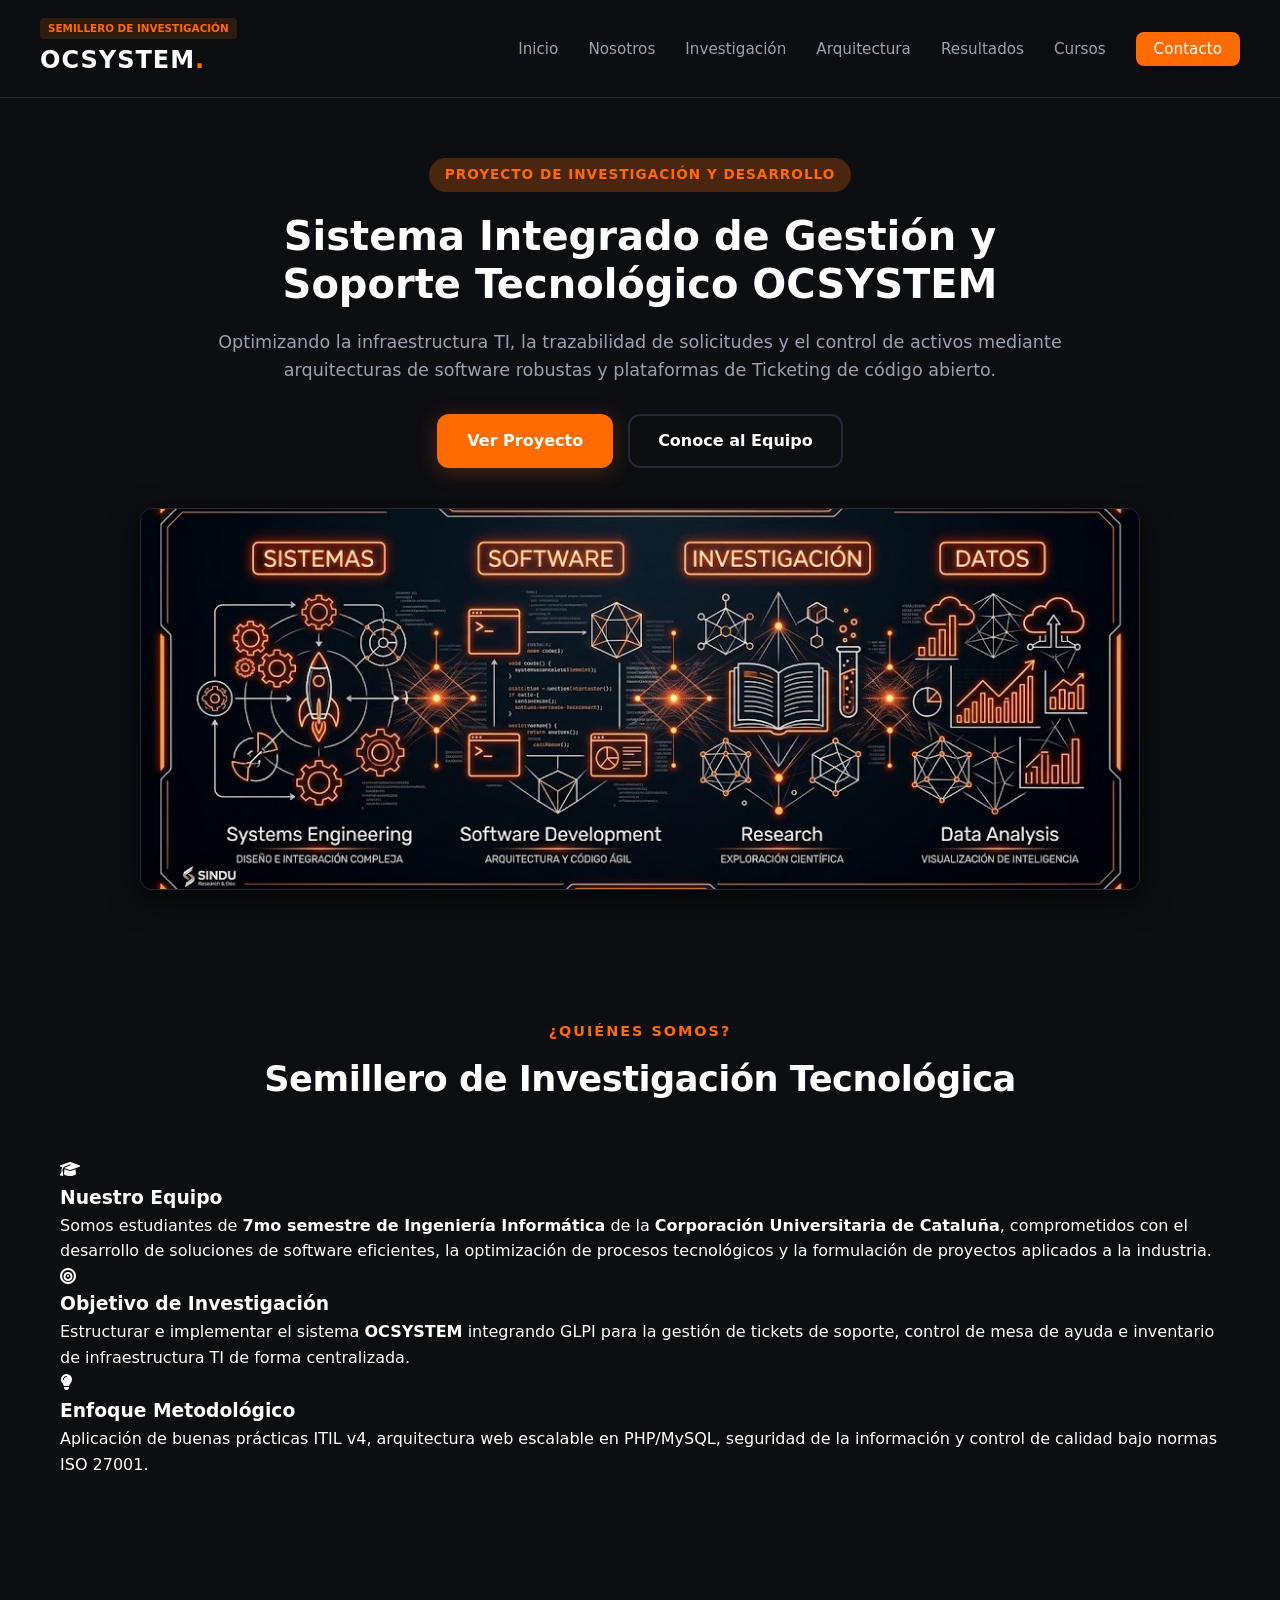
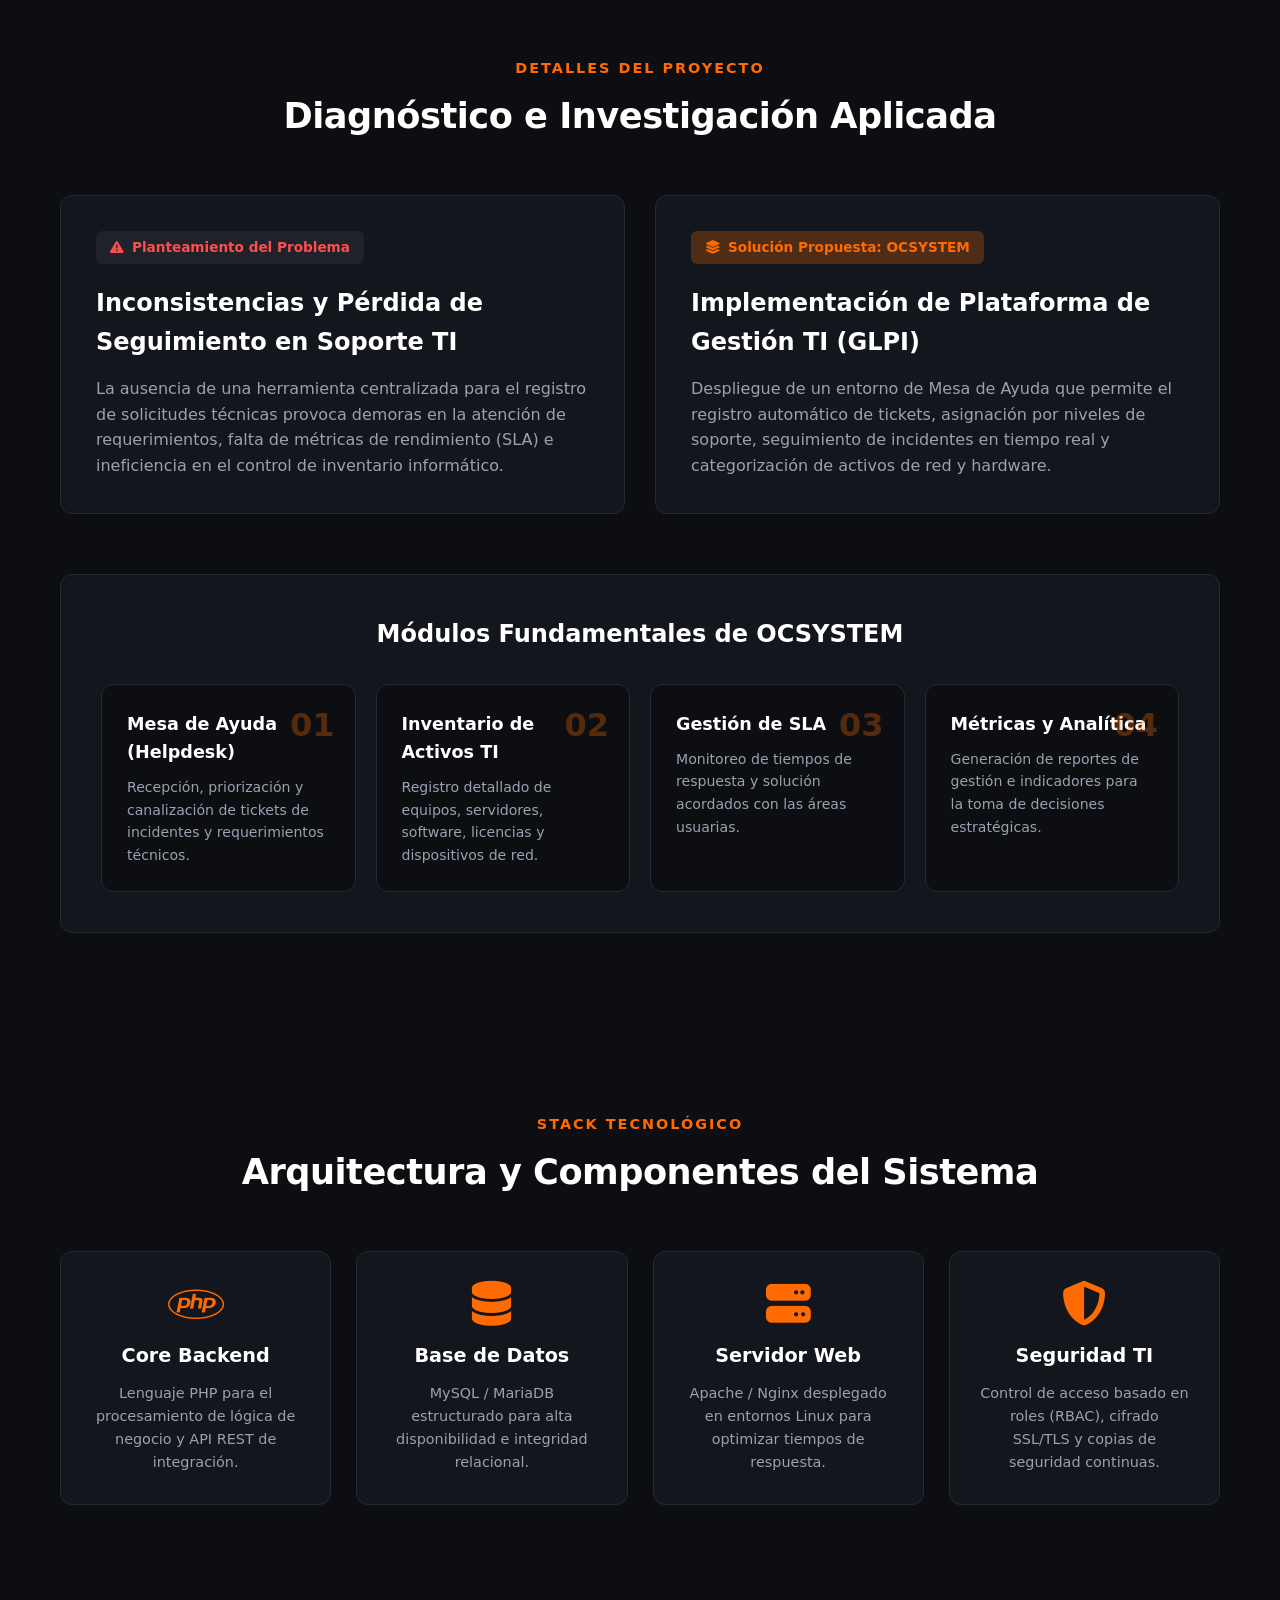
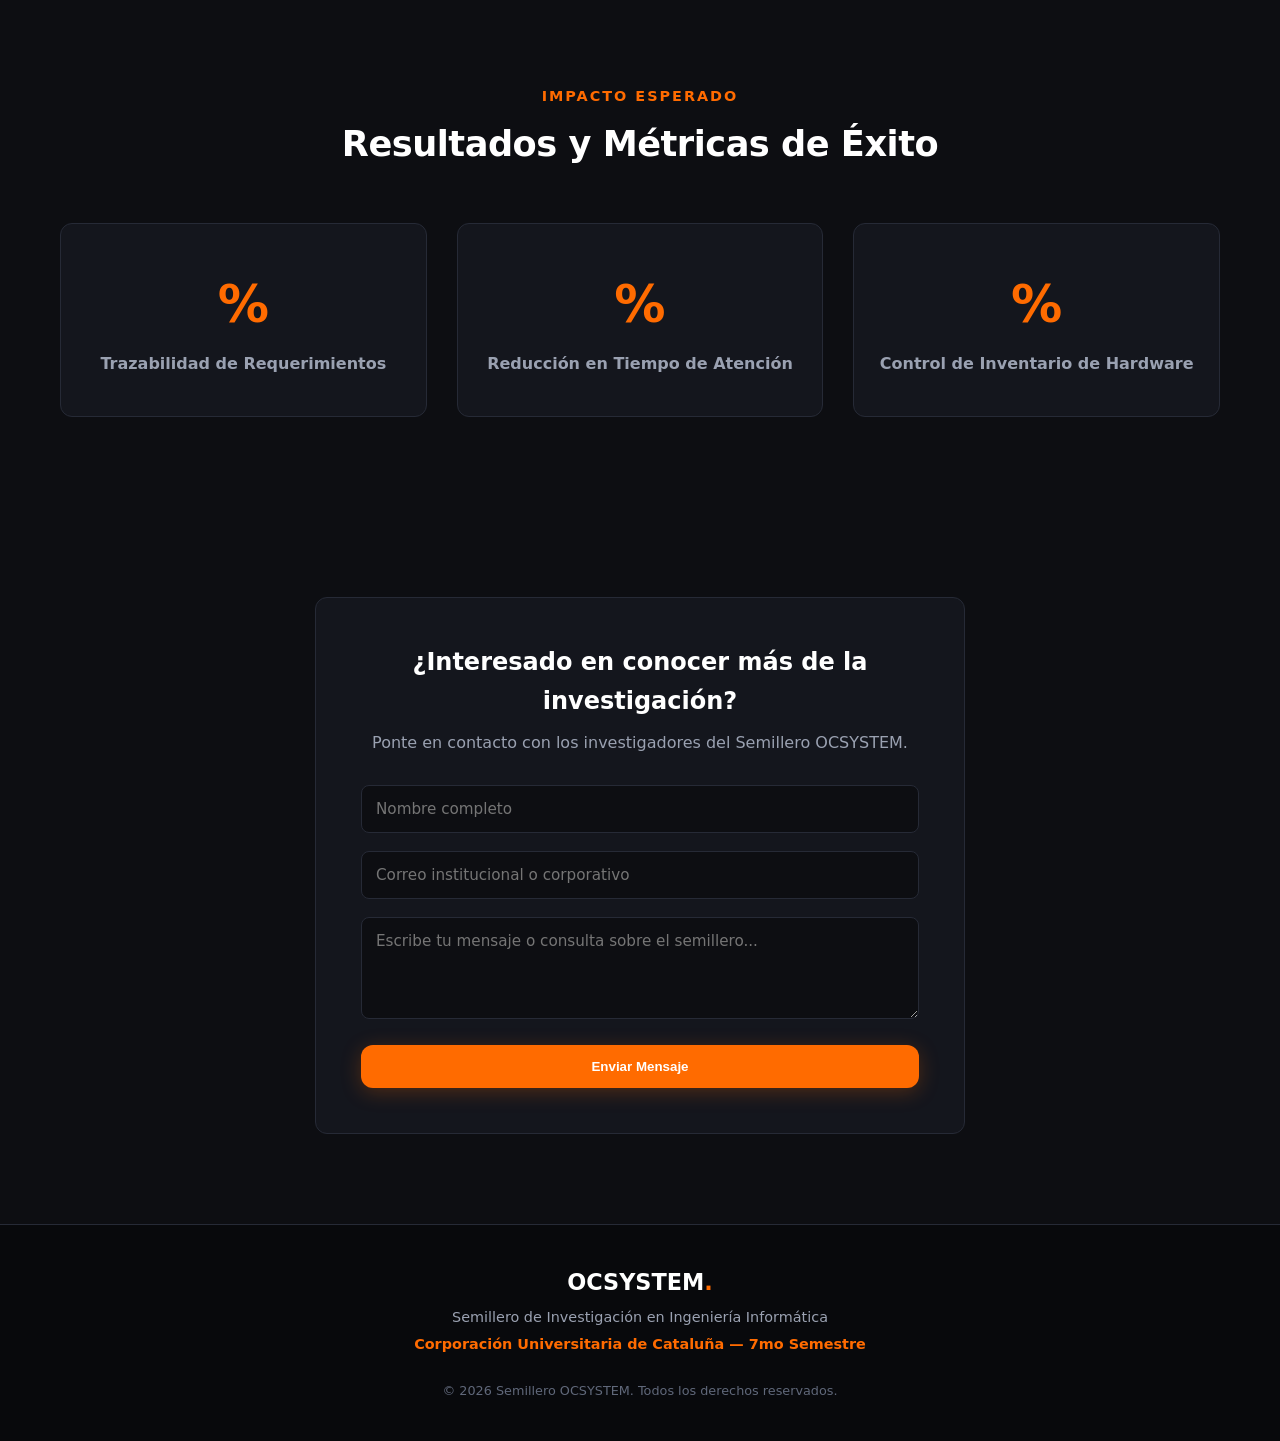
<file: Pagina Web Oscar Castro 2da version/index.html>
<!DOCTYPE html>
<html lang="es">
<head>
    <meta charset="UTF-8">
    <meta name="viewport" content="width=device-width, initial-scale=1.0">
    <meta name="description" content="Semillero de Investigación OCSYSTEM - Sistema Integrado de Gestión y Arquitectura Tecnológica">
    <title>Semillero OCSYSTEM | Investigación e Innovación Tecnológica</title>
    <link rel="stylesheet" href="styles.css">
    <!-- Iconos Lucide / FontAwesome para legibilidad visual -->
    <link rel="stylesheet" href="https://cdnjs.cloudflare.com/ajax/libs/font-awesome/6.4.0/css/all.min.css">
</head>
<body>

    <!-- ==================== ENCABEZADO ==================== -->
    <header class="header">
        <div class="logo">
            <span class="logo-badge">SEMILLERO DE INVESTIGACIÓN</span>
            <h1>OCSYSTEM<span>.</span></h1>
        </div>
        <nav class="nav" id="mainNav" aria-label="Navegación principal">
    <ul>
        <li><a href="#inicio">Inicio</a></li>
        <li><a href="#nosotros">Nosotros</a></li>
        <li><a href="#investigacion">Investigación</a></li>
        <li><a href="#arquitectura">Arquitectura</a></li>
        <li><a href="#resultados">Resultados</a></li>
        <li><a href="cursos.html">Cursos</a></li>
        <li><a href="#contacto" class="nav-btn">Contacto</a></li>
    </ul>
</nav>
    </header>

    <!-- ==================== SECCIÓN HERO / PORTADA ==================== -->
    <section id="inicio" class="hero">
        <div class="hero-overlay"></div>
        <div class="hero-content">
            <span class="tag-proyecto">PROYECTO DE INVESTIGACIÓN Y DESARROLLO</span>
            <h2>Sistema Integrado de Gestión y Soporte Tecnológico OCSYSTEM</h2>
            <p>
                Optimizando la infraestructura TI, la trazabilidad de solicitudes y el control de activos 
                mediante arquitecturas de software robustas y plataformas de Ticketing de código abierto.
            </p>
            <div class="hero-actions">
                <a href="#investigacion" class="btn btn-primary">Ver Proyecto</a>
                <a href="#nosotros" class="btn btn-outline">Conoce al Equipo</a>
            </div>
        </div>
        <div class="hero-image-container">
            <img src="img/portada.jpeg" alt="Portada Semillero de Investigación OCSYSTEM" class="hero-img">
        </div>
    </section>

    <!-- ==================== SECCIÓN 1: NOSOTROS ==================== -->
    <section id="nosotros" class="nosotros-section">
        <div class="section-title">
            <span class="sub-title">¿Quiénes Somos?</span>
            <h2>Semillero de Investigación Tecnológica</h2>
        </div>
        <div class="nosotros-grid">
            <div class="card-nosotros highlight-card">
                <div class="card-icon"><i class="fa-solid fa-graduation-cap"></i></div>
                <h3>Nuestro Equipo</h3>
                <p>
                    Somos estudiantes de <strong>7mo semestre de Ingeniería Informática</strong> de la 
                    <strong>Corporación Universitaria de Cataluña</strong>, comprometidos con el desarrollo de 
                    soluciones de software eficientes, la optimización de procesos tecnológicos y la formulación 
                    de proyectos aplicados a la industria.
                </p>
            </div>
            <div class="card-nosotros">
                <div class="card-icon"><i class="fa-solid fa-bullseye"></i></div>
                <h3>Objetivo de Investigación</h3>
                <p>
                    Estructurar e implementar el sistema <strong>OCSYSTEM</strong> integrando GLPI para la gestión 
                    de tickets de soporte, control de mesa de ayuda e inventario de infraestructura TI de forma centralizada.
                </p>
            </div>
            <div class="card-nosotros">
                <div class="card-icon"><i class="fa-solid fa-lightbulb"></i></div>
                <h3>Enfoque Metodológico</h3>
                <p>
                    Aplicación de buenas prácticas ITIL v4, arquitectura web escalable en PHP/MySQL, seguridad de la información 
                    y control de calidad bajo normas ISO 27001.
                </p>
            </div>
        </div>
    </section>

    <!-- ==================== SECCIÓN 2: PROYECTO E INVESTIGACIÓN ==================== -->
    <section id="investigacion" class="investigacion-section">
        <div class="section-title">
            <span class="sub-title">Detalles del Proyecto</span>
            <h2>Diagnóstico e Investigación Aplicada</h2>
        </div>

        <div class="investigacion-container">
            <div class="investigacion-block">
                <div class="block-badge"><i class="fa-solid fa-triangle-exclamation"></i> Planteamiento del Problema</div>
                <h3>Inconsistencias y Pérdida de Seguimiento en Soporte TI</h3>
                <p>
                    La ausencia de una herramienta centralizada para el registro de solicitudes técnicas provoca demoras en la 
                    atención de requerimientos, falta de métricas de rendimiento (SLA) e ineficiencia en el control de inventario informático.
                </p>
            </div>

            <div class="investigacion-block">
                <div class="block-badge accent-badge"><i class="fa-solid fa-layer-group"></i> Solución Propuesta: OCSYSTEM</div>
                <h3>Implementación de Plataforma de Gestión TI (GLPI)</h3>
                <p>
                    Despliegue de un entorno de Mesa de Ayuda que permite el registro automático de tickets, asignación por niveles 
                    de soporte, seguimiento de incidentes en tiempo real y categorización de activos de red y hardware.
                </p>
            </div>
        </div>

        <!-- Módulos Clave del Sistema -->
        <div class="modulos-container">
            <h3>Módulos Fundamentales de OCSYSTEM</h3>
            <div class="modulos-grid">
                <div class="modulo-card">
                    <span class="num">01</span>
                    <h4>Mesa de Ayuda (Helpdesk)</h4>
                    <p>Recepción, priorización y canalización de tickets de incidentes y requerimientos técnicos.</p>
                </div>
                <div class="modulo-card">
                    <span class="num">02</span>
                    <h4>Inventario de Activos TI</h4>
                    <p>Registro detallado de equipos, servidores, software, licencias y dispositivos de red.</p>
                </div>
                <div class="modulo-card">
                    <span class="num">03</span>
                    <h4>Gestión de SLA</h4>
                    <p>Monitoreo de tiempos de respuesta y solución acordados con las áreas usuarias.</p>
                </div>
                <div class="modulo-card">
                    <span class="num">04</span>
                    <h4>Métricas y Analítica</h4>
                    <p>Generación de reportes de gestión e indicadores para la toma de decisiones estratégicas.</p>
                </div>
            </div>
        </div>
    </section>

    <!-- ==================== SECCIÓN 3: ARQUITECTURA TÉCNICA ==================== -->
    <section id="arquitectura" class="arquitectura-section">
        <div class="section-title">
            <span class="sub-title">Stack Tecnológico</span>
            <h2>Arquitectura y Componentes del Sistema</h2>
        </div>

        <div class="tech-grid">
            <div class="tech-card">
                <i class="fa-brands fa-php tech-icon"></i>
                <h4>Core Backend</h4>
                <p>Lenguaje PHP para el procesamiento de lógica de negocio y API REST de integración.</p>
            </div>
            <div class="tech-card">
                <i class="fa-solid fa-database tech-icon"></i>
                <h4>Base de Datos</h4>
                <p>MySQL / MariaDB estructurado para alta disponibilidad e integridad relacional.</p>
            </div>
            <div class="tech-card">
                <i class="fa-solid fa-server tech-icon"></i>
                <h4>Servidor Web</h4>
                <p>Apache / Nginx desplegado en entornos Linux para optimizar tiempos de respuesta.</p>
            </div>
            <div class="tech-card">
                <i class="fa-solid fa-shield-halved tech-icon"></i>
                <h4>Seguridad TI</h4>
                <p>Control de acceso basado en roles (RBAC), cifrado SSL/TLS y copias de seguridad continuas.</p>
            </div>
        </div>
    </section>

    <!-- ==================== SECCIÓN 4: RESULTADOS ==================== -->
    <section id="resultados" class="resultados-section">
        <div class="section-title">
            <span class="sub-title">Impacto Esperado</span>
            <h2>Resultados y Métricas de Éxito</h2>
        </div>

        <div class="stats-grid">
            <div class="stat-item">
                <span class="stat-number" data-target="95">%</span>
                <span class="stat-label">Trazabilidad de Requerimientos</span>
            </div>
            <div class="stat-item">
                <span class="stat-number" data-target="40">%</span>
                <span class="stat-label">Reducción en Tiempo de Atención</span>
            </div>
            <div class="stat-item">
                <span class="stat-number" data-target="100">%</span>
                <span class="stat-label">Control de Inventario de Hardware</span>
            </div>
        </div>
    </section>

    <!-- ==================== SECCIÓN CONTACTO ==================== -->
    <section id="contacto" class="contacto-section">
        <div class="contacto-card">
            <h2>¿Interesado en conocer más de la investigación?</h2>
            <p>Ponte en contacto con los investigadores del Semillero OCSYSTEM.</p>
            <form class="contacto-form" id="contactForm">
                <div class="form-group">
                    <input type="text" id="nombre" placeholder="Nombre completo" required>
                </div>
                <div class="form-group">
                    <input type="email" id="correo" placeholder="Correo institucional o corporativo" required>
                </div>
                <div class="form-group">
                    <textarea id="mensaje" rows="4" placeholder="Escribe tu mensaje o consulta sobre el semillero..." required></textarea>
                </div>
                <button type="submit" class="btn btn-primary btn-block">Enviar Mensaje</button>
            </form>
            <div id="formFeedback" class="feedback-msg"></div>
        </div>
    </section>

    <!-- ==================== PIE DE PÁGINA ==================== -->
    <footer class="footer">
        <div class="footer-content">
            <div class="footer-logo">
                <h3>OCSYSTEM<span>.</span></h3>
                <p>Semillero de Investigación en Ingeniería Informática</p>
                <p class="univ">Corporación Universitaria de Cataluña — 7mo Semestre</p>
            </div>
            <div class="footer-copy">
                <p>&copy; 2026 Semillero OCSYSTEM. Todos los derechos reservados.</p>
            </div>
        </div>
    </footer>

    <script src="script.js"></script>
    <script src="js/app.js"></script> 
</body>
</html>
</file>
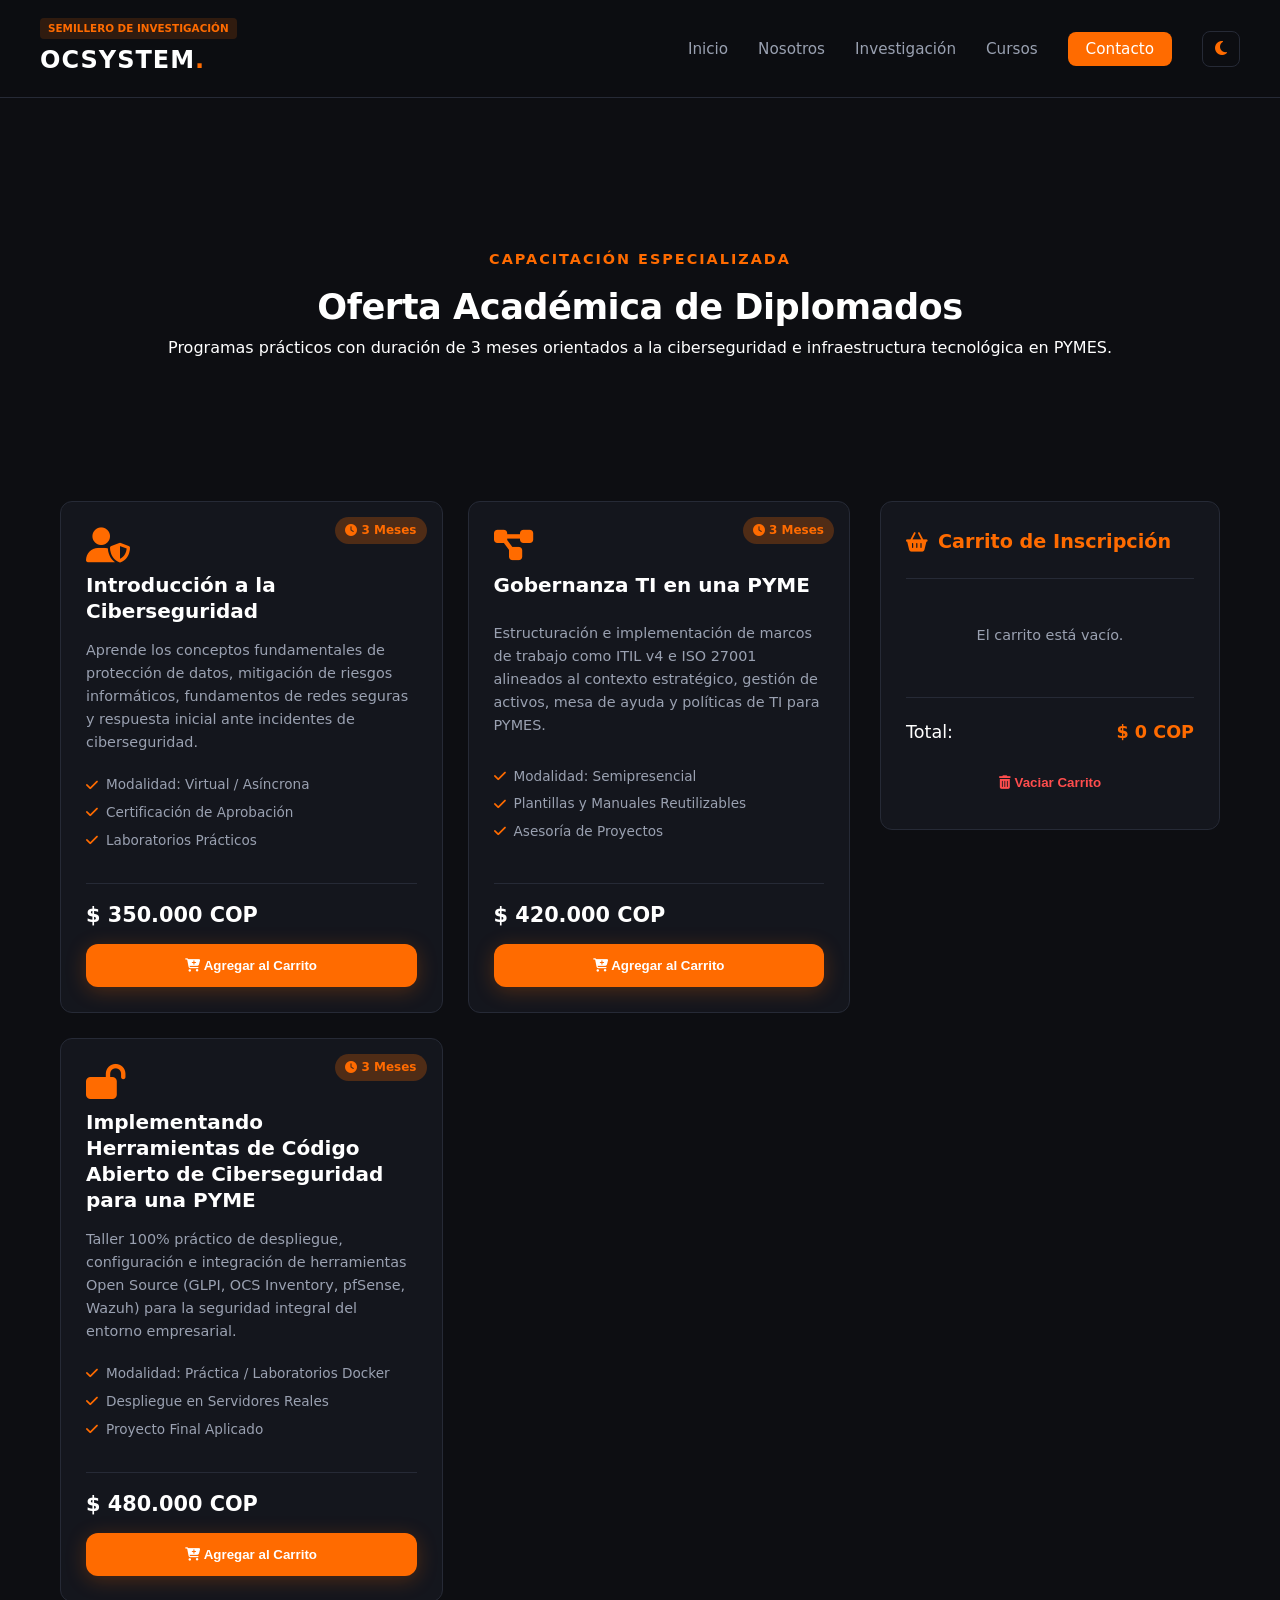
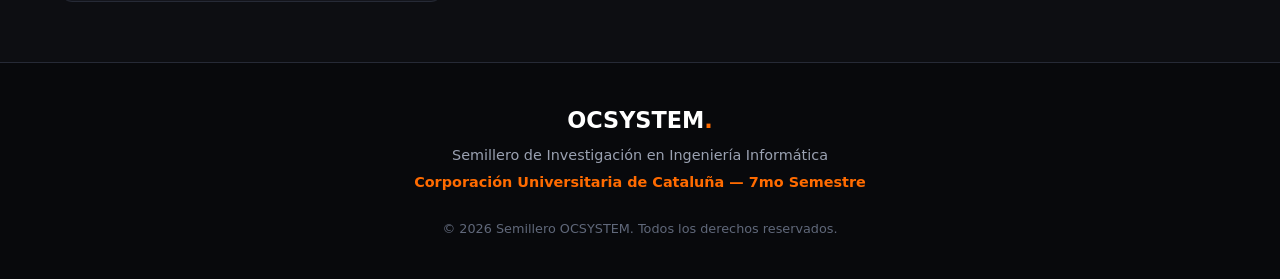
<file: Pagina Web Oscar Castro 2da version/cursos.html>
<!DOCTYPE html>
<html lang="es">
<head>
    <meta charset="UTF-8">
    <meta name="viewport" content="width=device-width, initial-scale=1.0">
    <meta name="description" content="Oferta Académica de Cursos y Diplomados OCSYSTEM">
    <title>Cursos y Oferta Académica | OCSYSTEM</title>
    <link rel="stylesheet" href="styles.css">
    <link rel="stylesheet" href="https://cdnjs.cloudflare.com/ajax/libs/font-awesome/6.4.0/css/all.min.css">
</head>
<body>

    <!-- ENCABEZADO -->
    <header class="header">
        <div class="logo">
            <span class="logo-badge">SEMILLERO DE INVESTIGACIÓN</span>
            <h1>OCSYSTEM<span>.</span></h1>
        </div>
        
        <!-- Botón Menú Responsive -->
        <button class="menu-toggle" id="menuToggle" aria-label="Abrir menú">
            <i class="fa-solid fa-bars"></i>
        </button>

        <nav class="nav" id="mainNav" aria-label="Navegación principal">
            <ul>
                <li><a href="index.html#inicio">Inicio</a></li>
                <li><a href="index.html#nosotros">Nosotros</a></li>
                <li><a href="index.html#investigacion">Investigación</a></li>
                <li><a href="cursos.html" class="active">Cursos</a></li>
                <li><a href="index.html#contacto" class="nav-btn">Contacto</a></li>
                <li>
                    <!-- Botón Modo Oscuro / Claro -->
                    <button id="themeToggle" class="btn-theme-toggle" title="Cambiar tema">
                        <i class="fa-solid fa-moon"></i>
                    </button>
                </li>
            </ul>
        </nav>
    </header>

    <!-- CONTENIDO PRINCIPAL -->
    <main class="cursos-main-container">
        <section class="section-title">
            <span class="sub-title">Capacitación Especializada</span>
            <h2>Oferta Académica de Diplomados</h2>
            <p>Programas prácticos con duración de 3 meses orientados a la ciberseguridad e infraestructura tecnológica en PYMES.</p>
        </section>

        <div class="cursos-layout">
            <!-- CATÁLOGO DE CURSOS -->
            <div class="cursos-grid">

                <!-- CURSO 1 -->
                <div class="curso-card">
                    <div class="curso-badge"><i class="fa-solid fa-clock"></i> 3 Meses</div>
                    <div class="curso-header">
                        <i class="fa-solid fa-user-shield curso-icon"></i>
                        <h3>Introducción a la Ciberseguridad</h3>
                    </div>
                    <p class="curso-desc">
                        Aprende los conceptos fundamentales de protección de datos, mitigación de riesgos informáticos, fundamentos de redes seguras y respuesta inicial ante incidentes de ciberseguridad.
                    </p>
                    <ul class="curso-features">
                        <li><i class="fa-solid fa-check"></i> Modalidad: Virtual / Asíncrona</li>
                        <li><i class="fa-solid fa-check"></i> Certificación de Aprobación</li>
                        <li><i class="fa-solid fa-check"></i> Laboratorios Prácticos</li>
                    </ul>
                    <div class="curso-footer">
                        <span class="precio">$ 350.000 COP</span>
                        <button class="btn btn-primary btn-agregar" 
                                data-id="1" 
                                data-nombre="Introducción a la Ciberseguridad" 
                                data-precio="350000">
                            <i class="fa-solid fa-cart-plus"></i> Agregar al Carrito
                        </button>
                    </div>
                </div>

                <!-- CURSO 2 -->
                <div class="curso-card">
                    <div class="curso-badge"><i class="fa-solid fa-clock"></i> 3 Meses</div>
                    <div class="curso-header">
                        <i class="fa-solid fa-diagram-project curso-icon"></i>
                        <h3>Gobernanza TI en una PYME</h3>
                    </div>
                    <p class="curso-desc">
                        Estructuración e implementación de marcos de trabajo como ITIL v4 e ISO 27001 alineados al contexto estratégico, gestión de activos, mesa de ayuda y políticas de TI para PYMES.
                    </p>
                    <ul class="curso-features">
                        <li><i class="fa-solid fa-check"></i> Modalidad: Semipresencial</li>
                        <li><i class="fa-solid fa-check"></i> Plantillas y Manuales Reutilizables</li>
                        <li><i class="fa-solid fa-check"></i> Asesoría de Proyectos</li>
                    </ul>
                    <div class="curso-footer">
                        <span class="precio">$ 420.000 COP</span>
                        <button class="btn btn-primary btn-agregar" 
                                data-id="2" 
                                data-nombre="Gobernanza TI en una PYME" 
                                data-precio="420000">
                            <i class="fa-solid fa-cart-plus"></i> Agregar al Carrito
                        </button>
                    </div>
                </div>

                <!-- CURSO 3 -->
                <div class="curso-card">
                    <div class="curso-badge"><i class="fa-solid fa-clock"></i> 3 Meses</div>
                    <div class="curso-header">
                        <i class="fa-solid fa-lock-open curso-icon"></i>
                        <h3>Implementando Herramientas de Código Abierto de Ciberseguridad para una PYME</h3>
                    </div>
                    <p class="curso-desc">
                        Taller 100% práctico de despliegue, configuración e integración de herramientas Open Source (GLPI, OCS Inventory, pfSense, Wazuh) para la seguridad integral del entorno empresarial.
                    </p>
                    <ul class="curso-features">
                        <li><i class="fa-solid fa-check"></i> Modalidad: Práctica / Laboratorios Docker</li>
                        <li><i class="fa-solid fa-check"></i> Despliegue en Servidores Reales</li>
                        <li><i class="fa-solid fa-check"></i> Proyecto Final Aplicado</li>
                    </ul>
                    <div class="curso-footer">
                        <span class="precio">$ 480.000 COP</span>
                        <button class="btn btn-primary btn-agregar" 
                                data-id="3" 
                                data-nombre="Implementando Herramientas de Código Abierto de Ciberseguridad para una PYME" 
                                data-precio="480000">
                            <i class="fa-solid fa-cart-plus"></i> Agregar al Carrito
                        </button>
                    </div>
                </div>

            </div>

            <!-- MODULO DEL CARRITO DE COMPRAS BÁSICO -->
            <aside class="carrito-panel">
                <div class="carrito-header">
                    <h3><i class="fa-solid fa-basket-shopping"></i> Carrito de Inscripción</h3>
                </div>
                
                <!-- Lista Dinámica de Productos -->
                <div id="listaCarrito" class="lista-carrito">
                    <p class="carrito-vacio">El carrito está vacío.</p>
                </div>

                <!-- Total e Interacción -->
                <div class="carrito-summary">
                    <div class="total-row">
                        <span>Total:</span>
                        <strong id="totalPagar">$ 0 COP</strong>
                    </div>
                    <button id="btnVaciar" class="btn btn-vaciar">
                        <i class="fa-solid fa-trash-can"></i> Vaciar Carrito
                    </button>
                </div>
            </aside>
        </div>
    </main>

    <!-- PIE DE PÁGINA -->
    <footer class="footer">
        <div class="footer-content">
            <div class="footer-logo">
                <h3>OCSYSTEM<span>.</span></h3>
                <p>Semillero de Investigación en Ingeniería Informática</p>
                <p class="univ">Corporación Universitaria de Cataluña — 7mo Semestre</p>
            </div>
            <div class="footer-copy">
                <p>&copy; 2026 Semillero OCSYSTEM. Todos los derechos reservados.</p>
            </div>
        </div>
    </footer>

    <!-- VINCULACIÓN DE SCRIPT AL FINAL DEL BODY -->
    <script src="js/app.js"></script>
</body>
</html>
</file>
<file: Pagina Web Oscar Castro 2da version/styles.css>
/* ============================================================
   ESTILOS AGREGADOS: CURSOS, CARRITO Y TEMA CLARO (DW2)
   ============================================================ */

/* ---------- Botón de Cambio de Tema ---------- */
.btn-theme-toggle {
    background: transparent;
    border: 1px solid var(--border-dark);
    color: var(--orange-primary);
    padding: 8px 12px;
    border-radius: 8px;
    cursor: pointer;
    font-size: 1rem;
    transition: var(--transition);
}

.btn-theme-toggle:hover {
    background-color: var(--orange-glow);
}

/* ---------- Menú Responsive Button ---------- */
.menu-toggle {
    display: none;
    background: transparent;
    border: 1px solid var(--border-dark);
    color: var(--text-light);
    font-size: 1.4rem;
    padding: 6px 12px;
    border-radius: 6px;
    cursor: pointer;
}

/* ---------- Layout Cursos & Carrito ---------- */
.cursos-main-container {
    padding: 60px 20px;
    max-width: 1200px;
    margin: 0 auto;
}

.cursos-layout {
    display: grid;
    grid-template-columns: 1fr 340px;
    gap: 30px;
    margin-top: 40px;
    align-items: start;
}

.cursos-grid {
    display: grid;
    grid-template-columns: repeat(auto-fit, minmax(280px, 1fr));
    gap: 25px;
}

.curso-card {
    background-color: var(--bg-card);
    border: 1px solid var(--border-dark);
    border-radius: var(--radius);
    padding: 25px;
    display: flex;
    flex-direction: column;
    justify-content: space-between;
    position: relative;
    transition: var(--transition);
}

.curso-card:hover {
    border-color: var(--orange-primary);
    transform: translateY(-3px);
}

.curso-badge {
    position: absolute;
    top: 15px;
    right: 15px;
    background-color: var(--orange-glow);
    color: var(--orange-primary);
    font-size: 0.75rem;
    font-weight: 700;
    padding: 4px 10px;
    border-radius: 20px;
}

.curso-header {
    margin-bottom: 15px;
}

.curso-icon {
    font-size: 2.2rem;
    color: var(--orange-primary);
    margin-bottom: 10px;
    display: block;
}

.curso-header h3 {
    font-size: 1.25rem;
    line-height: 1.3;
}

.curso-desc {
    color: var(--text-muted);
    font-size: 0.9rem;
    margin-bottom: 20px;
}

.curso-features {
    list-style: none;
    margin-bottom: 25px;
}

.curso-features li {
    font-size: 0.85rem;
    color: var(--text-muted);
    margin-bottom: 6px;
    display: flex;
    align-items: center;
    gap: 8px;
}

.curso-features i {
    color: var(--orange-primary);
}

.curso-footer {
    border-top: 1px solid var(--border-dark);
    padding-top: 15px;
    display: flex;
    flex-direction: column;
    gap: 12px;
}

.curso-footer .precio {
    font-size: 1.3rem;
    font-weight: 800;
    color: var(--text-light);
}

/* ---------- Módulo Carrito ---------- */
.carrito-panel {
    background-color: var(--bg-card);
    border: 1px solid var(--border-dark);
    border-radius: var(--radius);
    padding: 25px;
    position: sticky;
    top: 90px;
}

.carrito-header h3 {
    font-size: 1.2rem;
    margin-bottom: 20px;
    display: flex;
    align-items: center;
    gap: 10px;
    color: var(--orange-primary);
}

.lista-carrito {
    min-height: 120px;
    max-height: 320px;
    overflow-y: auto;
    margin-bottom: 20px;
    border-top: 1px solid var(--border-dark);
    border-bottom: 1px solid var(--border-dark);
    padding: 15px 0;
}

.carrito-vacio {
    color: var(--text-muted);
    font-size: 0.9rem;
    text-align: center;
    margin-top: 30px;
}

.carrito-item {
    display: flex;
    justify-content: space-between;
    align-items: center;
    background-color: var(--bg-dark);
    padding: 10px 12px;
    border-radius: 8px;
    margin-bottom: 10px;
    border: 1px solid var(--border-dark);
}

.item-info {
    display: flex;
    flex-direction: column;
    max-width: 80%;
}

.item-info strong {
    font-size: 0.85rem;
    color: var(--text-light);
    white-space: nowrap;
    overflow: hidden;
    text-overflow: ellipsis;
}

.item-info span {
    font-size: 0.8rem;
    color: var(--orange-primary);
    font-weight: 700;
}

.btn-eliminar {
    background: transparent;
    border: none;
    color: #ff4d4d;
    cursor: pointer;
    font-size: 1rem;
    padding: 4px 8px;
    border-radius: 4px;
}

.btn-eliminar:hover {
    background-color: rgba(255, 77, 77, 0.15);
}

.carrito-summary {
    display: flex;
    flex-direction: column;
    gap: 15px;
}

.total-row {
    display: flex;
    justify-content: space-between;
    font-size: 1.1rem;
}

.total-row strong {
    color: var(--orange-primary);
}

.btn-vaciar {
    background-color: transparent;
    border: 1px solid #ff4d4d;
    color: #ff4d4d;
    padding: 10px;
    border-radius: 8px;
    cursor: pointer;
    font-weight: 600;
    transition: var(--transition);
}

.btn-vaciar:hover {
    background-color: #ff4d4d;
    color: #ffffff;
}

/* ---------- Modo Claro (Light Theme) ---------- */
body.light-theme {
    --bg-dark: #f4f5f8;
    --bg-card: #ffffff;
    --text-light: #111827;
    --text-muted: #4b5563;
    --border-dark: #e5e7eb;
}

body.light-theme .header {
    background-color: rgba(255, 255, 255, 0.95);
}

body.light-theme .nav a {
    color: #374151;
}

/* ---------- Adaptación Responsive ---------- */
@media (max-width: 900px) {
    .cursos-layout {
        grid-template-columns: 1fr;
    }

    .menu-toggle {
        display: block;
    }

    .nav {
        display: none;
        width: 100%;
    }

    .nav.nav-active {
        display: block;
    }

    .nav ul {
        flex-direction: column;
        padding-top: 20px;
        align-items: stretch;
    }

    .nav ul li {
        text-align: center;
    }
}

/* ============================================================
   SEMILLERO DE INVESTIGACIÓN OCSYSTEM - ESTILOS
   Paleta: Negro (#0d0e12, #14161d), Naranja (#ff6b00, #f97316), Blanco (#ffffff)
   ============================================================ */

:root {
    --bg-dark: #0d0e12;
    --bg-card: #14161d;
    --bg-card-hover: #1c1f2a;
    --orange-primary: #ff6b00;
    --orange-secondary: #f97316;
    --orange-glow: rgba(255, 107, 0, 0.25);
    --text-light: #ffffff;
    --text-muted: #9aa1b1;
    --border-dark: #262a36;
    --radius: 12px;
    --font-main: 'Segoe UI', system-ui, -apple-system, sans-serif;
    --transition: 0.3s cubic-bezier(0.4, 0, 0.2, 1);
}

* {
    margin: 0;
    padding: 0;
    box-sizing: border-box;
}

html {
    scroll-behavior: smooth;
}

body {
    background-color: var(--bg-dark);
    color: var(--text-light);
    font-family: var(--font-main);
    line-height: 1.6;
    overflow-x: hidden;
}

/* ---------- Reutilizables ---------- */
section {
    padding: 90px 20px;
    max-width: 1200px;
    margin: 0 auto;
}

.section-title {
    text-align: center;
    margin-bottom: 50px;
}

.section-title .sub-title {
    color: var(--orange-primary);
    font-size: 0.9rem;
    font-weight: 700;
    text-transform: uppercase;
    letter-spacing: 2px;
    display: block;
    margin-bottom: 8px;
}

.section-title h2 {
    font-size: 2.2rem;
    font-weight: 800;
    letter-spacing: -0.5px;
}

/* ---------- Botones ---------- */
.btn {
    display: inline-block;
    padding: 12px 28px;
    border-radius: var(--radius);
    font-weight: 600;
    text-decoration: none;
    transition: var(--transition);
    cursor: pointer;
    border: 2px solid transparent;
}

.btn-primary {
    background-color: var(--orange-primary);
    color: #ffffff;
    box-shadow: 0 4px 20px var(--orange-glow);
}

.btn-primary:hover {
    background-color: #e05e00;
    transform: translateY(-2px);
}

.btn-outline {
    background: transparent;
    color: var(--text-light);
    border-color: var(--border-dark);
}

.btn-outline:hover {
    border-color: var(--orange-primary);
    color: var(--orange-primary);
}

.btn-block {
    width: 100%;
    text-align: center;
}

/* ==================== ENCABEZADO ==================== */
.header {
    background-color: rgba(13, 14, 18, 0.9);
    backdrop-filter: blur(12px);
    position: sticky;
    top: 0;
    z-index: 1000;
    display: flex;
    justify-content: space-between;
    align-items: center;
    padding: 18px 40px;
    border-bottom: 1px solid var(--border-dark);
}

.logo h1 {
    font-size: 1.5rem;
    font-weight: 900;
    color: var(--text-light);
    letter-spacing: 1px;
}

.logo h1 span {
    color: var(--orange-primary);
}

.logo-badge {
    font-size: 0.65rem;
    background-color: rgba(255, 107, 0, 0.15);
    color: var(--orange-primary);
    padding: 2px 8px;
    border-radius: 4px;
    font-weight: 700;
    display: block;
    margin-bottom: 2px;
}

.nav ul {
    list-style: none;
    display: flex;
    gap: 30px;
    align-items: center;
}

.nav a {
    color: var(--text-muted);
    text-decoration: none;
    font-size: 0.95rem;
    font-weight: 500;
    transition: var(--transition);
}

.nav a:hover {
    color: var(--orange-primary);
}

.nav-btn {
    background-color: var(--orange-primary);
    color: #fff !important;
    padding: 8px 18px;
    border-radius: 8px;
}

.nav-btn:hover {
    background-color: #e05e00;
}

/* ==================== HERO / PORTADA ==================== */
/* ==================== HERO / PORTADA CORREGIDA ==================== */
.hero {
    display: flex;
    flex-direction: column;
    align-items: center;
    text-align: center;
    padding: 60px 20px 40px;
    max-width: 1100px;
    margin: 0 auto;
}

.hero-content {
    max-width: 850px;
    margin-bottom: 40px;
}

.tag-proyecto {
    color: var(--orange-primary);
    background-color: var(--orange-glow);
    padding: 6px 16px;
    border-radius: 20px;
    font-size: 0.85rem;
    font-weight: 700;
    letter-spacing: 1px;
    display: inline-block;
    margin-bottom: 20px;
}

.hero h2 {
    font-size: 2.5rem;
    font-weight: 900;
    line-height: 1.2;
    margin-bottom: 20px;
}

.hero p {
    color: var(--text-muted);
    font-size: 1.1rem;
    margin-bottom: 30px;
}

.hero-actions {
    display: flex;
    gap: 15px;
    justify-content: center;
}

.hero-image-container {
    width: 100%;
    max-width: 1000px;
    border-radius: var(--radius);
    overflow: hidden;
    box-shadow: 0 10px 30px rgba(0, 0, 0, 0.7);
    border: 1px solid var(--border-dark);
}

.hero-img {
    width: 100%;
    height: 380px;
    object-fit: cover;
    display: block;
}

/* ==================== SECCIÓN INVESTIGACIÓN ==================== */
.investigacion-container {
    display: grid;
    grid-template-columns: 1fr 1fr;
    gap: 30px;
    margin-bottom: 60px;
}

.investigacion-block {
    background-color: var(--bg-card);
    padding: 35px;
    border-radius: var(--radius);
    border: 1px solid var(--border-dark);
}

.block-badge {
    display: inline-flex;
    align-items: center;
    gap: 8px;
    background-color: rgba(255, 255, 255, 0.05);
    color: #ff4d4d;
    padding: 6px 14px;
    border-radius: 6px;
    font-size: 0.85rem;
    font-weight: 700;
    margin-bottom: 20px;
}

.accent-badge {
    color: var(--orange-primary);
    background-color: var(--orange-glow);
}

.investigacion-block h3 {
    font-size: 1.5rem;
    margin-bottom: 15px;
}

.investigacion-block p {
    color: var(--text-muted);
}

/* Módulos Clave */
.modulos-container {
    background-color: var(--bg-card);
    padding: 40px;
    border-radius: var(--radius);
    border: 1px solid var(--border-dark);
}

.modulos-container h3 {
    text-align: center;
    margin-bottom: 30px;
    font-size: 1.5rem;
}

.modulos-grid {
    display: grid;
    grid-template-columns: repeat(auto-fit, minmax(220px, 1fr));
    gap: 20px;
}

.modulo-card {
    background-color: var(--bg-dark);
    padding: 25px;
    border-radius: var(--radius);
    border: 1px solid var(--border-dark);
    position: relative;
}

.modulo-card .num {
    font-size: 2rem;
    font-weight: 900;
    color: var(--orange-primary);
    opacity: 0.3;
    position: absolute;
    top: 15px;
    right: 20px;
}

.modulo-card h4 {
    margin-bottom: 10px;
    font-size: 1.1rem;
}

.modulo-card p {
    color: var(--text-muted);
    font-size: 0.88rem;
}

/* ==================== ARQUITECTURA TÉCNICA ==================== */
.tech-grid {
    display: grid;
    grid-template-columns: repeat(auto-fit, minmax(240px, 1fr));
    gap: 25px;
}

.tech-card {
    background-color: var(--bg-card);
    padding: 30px;
    border-radius: var(--radius);
    text-align: center;
    border: 1px solid var(--border-dark);
    transition: var(--transition);
}

.tech-card:hover {
    border-color: var(--orange-primary);
    transform: translateY(-5px);
}

.tech-icon {
    font-size: 2.8rem;
    color: var(--orange-primary);
    margin-bottom: 15px;
}

.tech-card h4 {
    font-size: 1.2rem;
    margin-bottom: 10px;
}

.tech-card p {
    color: var(--text-muted);
    font-size: 0.9rem;
}

/* ==================== RESULTADOS ==================== */
.stats-grid {
    display: grid;
    grid-template-columns: repeat(auto-fit, minmax(250px, 1fr));
    gap: 30px;
    text-align: center;
}

.stat-item {
    background-color: var(--bg-card);
    padding: 40px 20px;
    border-radius: var(--radius);
    border: 1px solid var(--border-dark);
}

.stat-number {
    display: block;
    font-size: 3.2rem;
    font-weight: 900;
    color: var(--orange-primary);
    margin-bottom: 5px;
}

.stat-label {
    color: var(--text-muted);
    font-size: 1rem;
    font-weight: 600;
}

/* ==================== CONTACTO ==================== */
.contacto-card {
    background-color: var(--bg-card);
    max-width: 650px;
    margin: 0 auto;
    padding: 45px;
    border-radius: var(--radius);
    border: 1px solid var(--border-dark);
    text-align: center;
}

.contacto-card h2 {
    margin-bottom: 10px;
}

.contacto-card p {
    color: var(--text-muted);
    margin-bottom: 30px;
}

.form-group {
    margin-bottom: 18px;
}

.form-group input,
.form-group textarea {
    width: 100%;
    padding: 14px;
    background-color: var(--bg-dark);
    border: 1px solid var(--border-dark);
    border-radius: 8px;
    color: var(--text-light);
    font-family: inherit;
    font-size: 0.95rem;
    transition: var(--transition);
}

.form-group input:focus,
.form-group textarea:focus {
    outline: none;
    border-color: var(--orange-primary);
    box-shadow: 0 0 0 3px var(--orange-glow);
}

.feedback-msg {
    margin-top: 15px;
    font-weight: 600;
    display: none;
}

.feedback-msg.success {
    display: block;
    color: #4cd964;
}

/* ==================== FOOTER ==================== */
.footer {
    background-color: #08090c;
    padding: 40px 20px;
    border-top: 1px solid var(--border-dark);
    text-align: center;
}

.footer-logo h3 {
    font-size: 1.4rem;
    margin-bottom: 5px;
}

.footer-logo h3 span {
    color: var(--orange-primary);
}

.footer-logo p {
    color: var(--text-muted);
    font-size: 0.9rem;
}

.footer-logo .univ {
    color: var(--orange-primary);
    font-weight: 600;
    margin-top: 4px;
}

.footer-copy {
    margin-top: 25px;
    font-size: 0.8rem;
    color: #60687a;
}

/* ==================== RESPONSIVE ==================== */
@media (max-width: 868px) {
    .hero {
        grid-template-columns: 1fr;
        text-align: center;
    }

    .hero-actions {
        justify-content: center;
    }

    .investigacion-container {
        grid-template-columns: 1fr;
    }

    .header {
        flex-direction: column;
        gap: 15px;
    }

    .nav ul {
        gap: 15px;
        flex-wrap: wrap;
        justify-content: center;
    }
}
</file>
